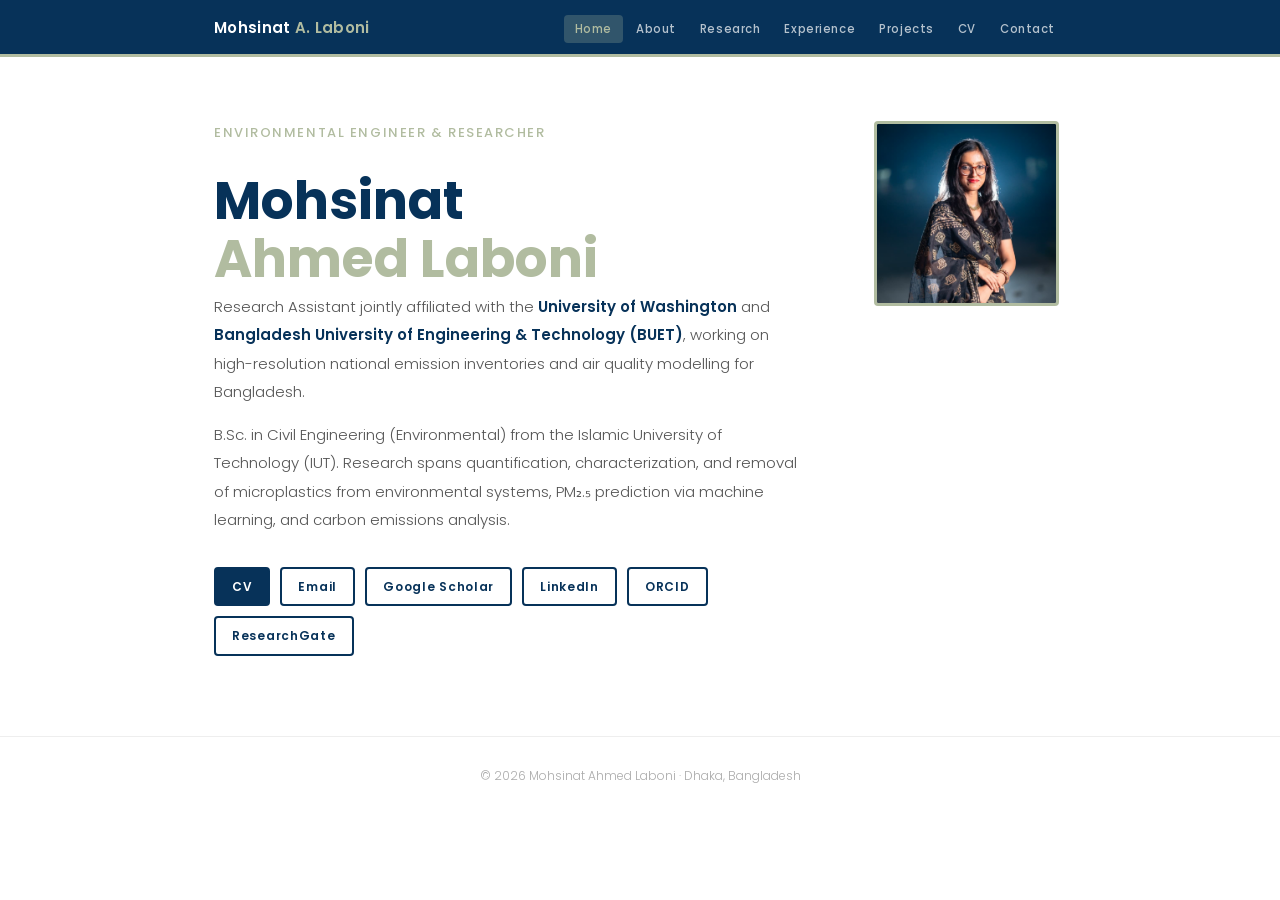
<file: index.html>
<!DOCTYPE html>
<html lang="en">
<head>
  <meta charset="UTF-8"/>
  <meta name="viewport" content="width=device-width, initial-scale=1.0"/>
  <title>Mohsinat Ahmed Laboni</title>

  <link rel="preconnect" href="https://fonts.googleapis.com"/>
  <link rel="preconnect" href="https://fonts.gstatic.com" crossorigin/>
  <link href="https://fonts.googleapis.com/css2?family=Poppins:wght@300;400;500;600;700&display=swap" rel="stylesheet"/>

  <style>
    *, *::before, *::after {
      box-sizing: border-box;
      margin: 0;
      padding: 0;
    }

    :root {
      --navy: #073259;
      --sage: #b1bca0;
      --sage-pale: #f3f5f0;
      --ink: #1a1a1a;
      --muted: #555;
      --font: 'Poppins', Arial, sans-serif;
      --max: 900px;
    }

    html {
      scroll-behavior: smooth;
    }

    body {
      font-family: var(--font);
      color: var(--ink);
      background: #fff;
      font-weight: 300;
      font-size: 15px;
      line-height: 1.8;
    }

    nav {
      background: var(--navy);
      position: sticky;
      top: 0;
      z-index: 100;
      border-bottom: 3px solid var(--sage);
    }

    .nav-inner {
      max-width: var(--max);
      margin: 0 auto;
      padding: 0 24px;
      display: flex;
      align-items: center;
      justify-content: space-between;
      height: 54px;
    }

    .nav-brand {
      color: #fff;
      text-decoration: none;
      font-weight: 600;
      font-size: 15px;
      letter-spacing: 0.02em;
    }

    .nav-brand span {
      color: var(--sage);
    }

    .nav-links {
      list-style: none;
      display: flex;
      gap: 2px;
    }

    .nav-links a {
      color: rgba(255,255,255,0.7);
      text-decoration: none;
      font-size: 11.5px;
      font-weight: 500;
      letter-spacing: 0.05em;
      padding: 6px 11px;
      border-radius: 4px;
      transition: all 0.2s;
    }

    .nav-links a:hover,
    .nav-links a.active {
      color: #fff;
      background: rgba(177,188,160,0.25);
    }

    .nav-links a.active {
      color: var(--sage);
    }

    .page {
      max-width: var(--max);
      margin: 0 auto;
      padding: 64px 24px 80px;
    }

    .home-grid {
      display: grid;
      grid-template-columns: 1fr 200px;
      gap: 56px;
      align-items: start;
    }

    .home-title {
      font-size: 13px;
      font-weight: 500;
      color: var(--sage);
      letter-spacing: 0.12em;
      text-transform: uppercase;
      margin-bottom: 28px;
    }

    .home-name {
      font-size: clamp(32px, 5.5vw, 52px);
      font-weight: 700;
      line-height: 1.1;
      margin-bottom: 6px;
    }

    .home-name .first-name {
      color: var(--navy);
      display: inline-block;
    }

    .home-name .last-name {
      color: var(--sage);
      display: inline-block;
    }

    .home-bio {
      color: var(--muted);
      font-size: 15px;
      line-height: 1.9;
    }

    .home-bio p + p {
      margin-top: 14px;
    }

    .home-bio strong {
      color: var(--navy);
      font-weight: 600;
    }

    .home-links {
      display: flex;
      flex-wrap: wrap;
      gap: 10px;
      margin-top: 32px;
    }

    .home-links a {
      color: var(--navy);
      text-decoration: none;
      font-size: 12px;
      font-weight: 600;
      letter-spacing: 0.06em;
      padding: 7px 16px;
      border: 2px solid var(--navy);
      border-radius: 4px;
      transition: all 0.2s;
    }

    .home-links a:hover {
      background: var(--navy);
      color: #fff;
    }

    .home-links a.filled {
      background: var(--navy);
      color: #fff;
    }

    .home-links a.filled:hover {
      background: transparent;
      color: var(--navy);
    }

    .photo-wrap {
      display: flex;
      flex-direction: column;
      align-items: center;
      gap: 10px;
    }

    .photo-wrap img {
      width: 185px;
      height: 185px;
      object-fit: cover;
      border-radius: 4px;
      border: 3px solid var(--sage);
      display: block;
    }

    .photo-placeholder {
      width: 185px;
      height: 230px;
      background: var(--sage-pale);
      border: 2px dashed var(--sage);
      border-radius: 4px;
      display: flex;
      flex-direction: column;
      align-items: center;
      justify-content: center;
      gap: 8px;
      color: var(--sage);
      font-size: 10px;
      font-weight: 600;
      letter-spacing: 0.1em;
      text-transform: uppercase;
    }

    .affil-row {
      display: flex;
      align-items: center;
      gap: 20px;
      margin-top: 36px;
      flex-wrap: wrap;
      opacity: 0.55;
      filter: grayscale(1);
    }

    .affil-row img {
      height: 28px;
      object-fit: contain;
    }

    footer {
      border-top: 1px solid #eee;
      text-align: center;
      font-size: 12px;
      color: #aaa;
      padding: 28px 24px;
    }

    @media (max-width: 680px) {
      .home-grid {
        grid-template-columns: 1fr;
      }

      .photo-wrap {
        align-items: flex-start;
      }

      .nav-inner {
        height: auto;
        padding-top: 14px;
        padding-bottom: 14px;
        flex-direction: column;
        align-items: flex-start;
        gap: 10px;
      }

      .nav-links {
        flex-wrap: wrap;
      }

      .nav-links a {
        font-size: 10px;
        padding: 5px 7px;
      }
    }
  </style>
</head>

<body>

  <nav>
    <div class="nav-inner">
      <a class="nav-brand" href="index.html">Mohsinat <span>A. Laboni</span></a>

      <ul class="nav-links">
        <li><a href="index.html" class="active">Home</a></li>
        <li><a href="about.html">About</a></li>
        <li><a href="research.html">Research</a></li>
        <li><a href="experience.html">Experience</a></li>
        <li><a href="projects.html">Projects</a></li>
        <li><a href="Mohsinat_CV_PrM.pdf" target="_blank" rel="noopener">CV</a></li>
        <li><a href="contact.html">Contact</a></li>
      </ul>
    </div>
  </nav>

  <div class="page">
    <div class="home-grid">
      <div>
        <p class="home-title">Environmental Engineer &amp; Researcher</p>

        <h1 class="home-name">
          <span class="first-name">Mohsinat</span><br>
          <span class="last-name">Ahmed Laboni</span>
        </h1>

        <div class="home-bio">
          <p>
            Research Assistant jointly affiliated with the
            <strong>University of Washington</strong> and
            <strong>Bangladesh University of Engineering &amp; Technology (BUET)</strong>,
            working on high-resolution national emission inventories and air quality modelling for Bangladesh.
          </p>

          <p>
            B.Sc. in Civil Engineering (Environmental) from
            the Islamic University of Technology (IUT).
            Research spans quantification, characterization, and removal of microplastics from environmental systems,
            PM₂.₅ prediction via machine learning, and carbon emissions analysis.
          </p>
        </div>

        <div class="home-links">
          <a class="filled" href="Mohsinat_CV_PrM.pdf" target="_blank" rel="noopener">CV</a>
          <a href="mailto:mohsinatahmed@iut-dhaka.edu">Email</a>
          <a href="https://scholar.google.com/citations?user=O_qegIwAAAAJ" target="_blank" rel="noopener">Google Scholar</a>
          <a href="https://www.linkedin.com/in/mohsinat-ahmed-laboni-23269a218" target="_blank" rel="noopener">LinkedIn</a>
          <a href="https://orcid.org/0009-0007-2789-8315" target="_blank" rel="noopener">ORCID</a>
          <a href="https://researchgate.net/profile/Mohsinat-Laboni" target="_blank" rel="noopener">ResearchGate</a>
        </div>
      </div>

      <div class="photo-wrap">
        <img src="github_cr_picture.jpeg" alt="Mohsinat Ahmed Laboni">
      </div>
    </div>
  </div>

  <footer>© 2026 Mohsinat Ahmed Laboni · Dhaka, Bangladesh</footer>

</body>
</html>
</file>
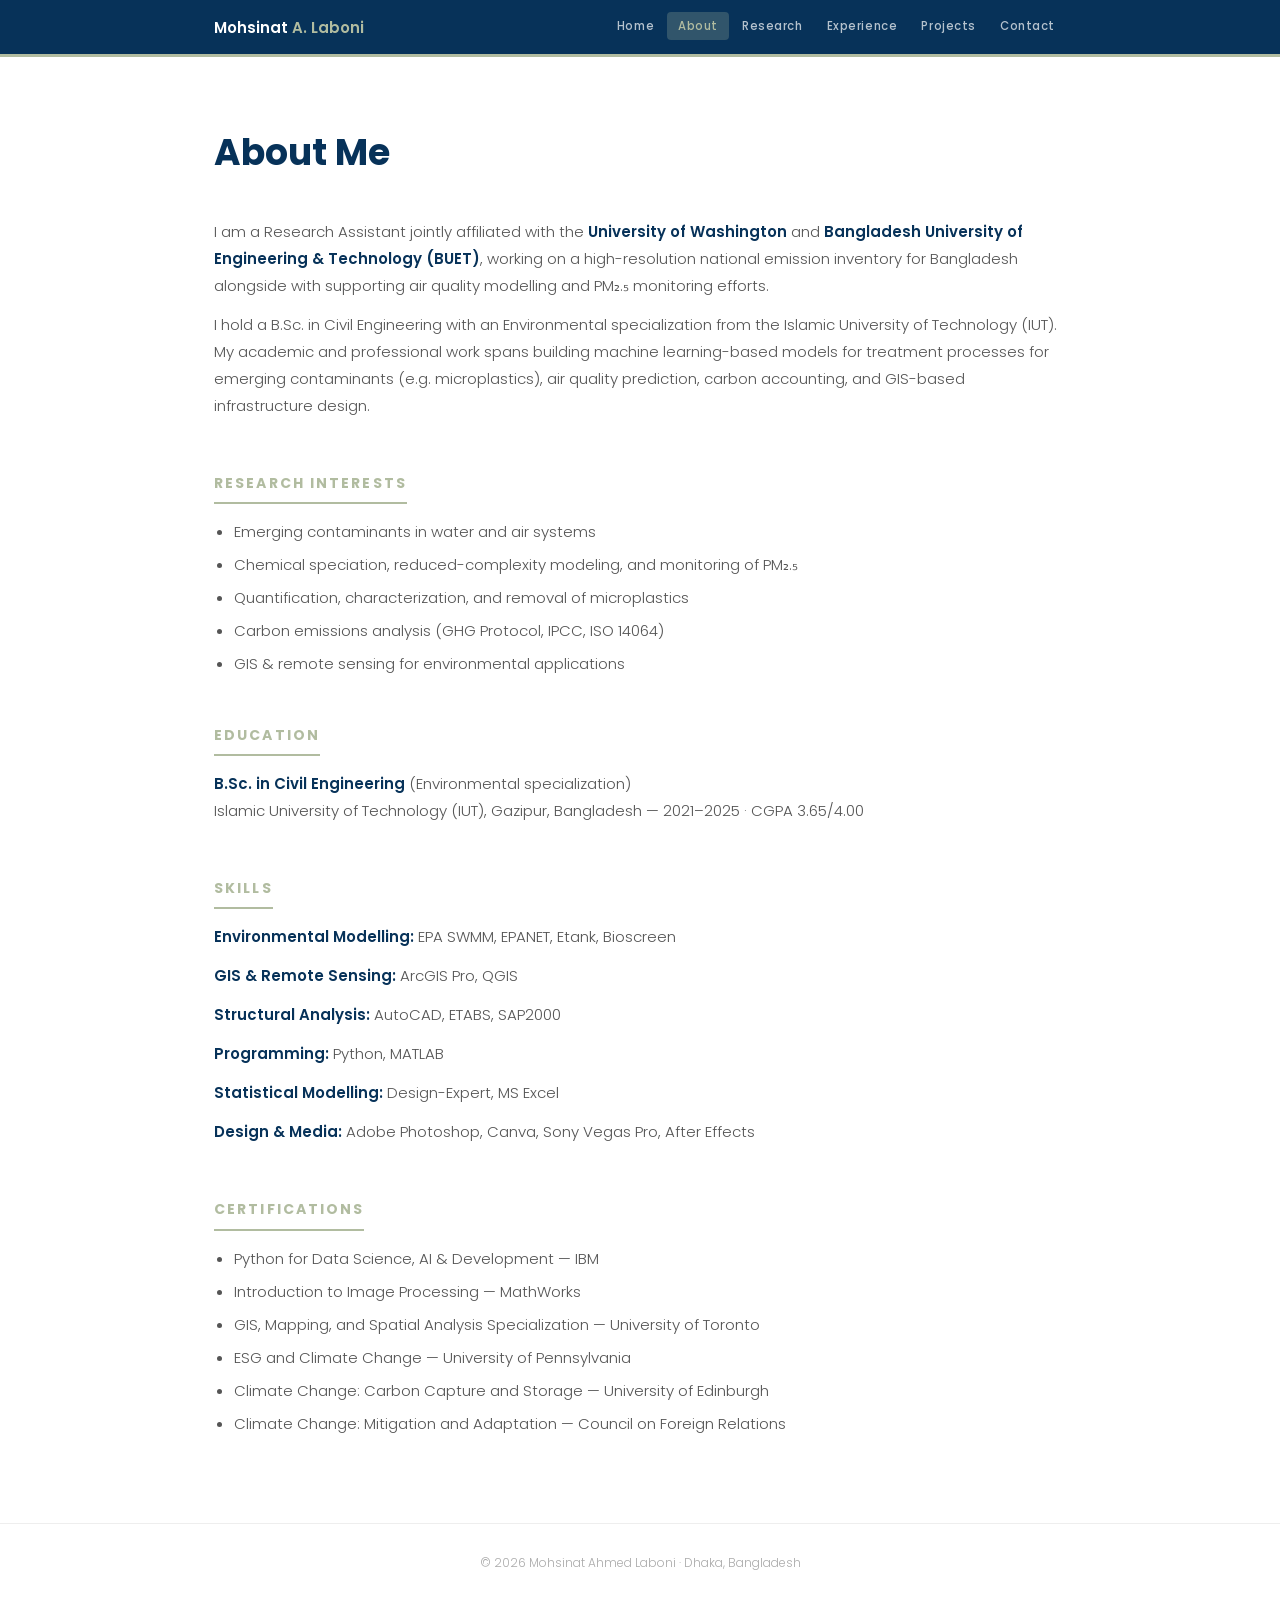
<file: about.html>
<!DOCTYPE html>
<html lang="en">
<head>
  <meta charset="UTF-8"/>
  <meta name="viewport" content="width=device-width, initial-scale=1.0"/>
  <title>About – Mohsinat Ahmed Laboni</title>
  <link rel="preconnect" href="https://fonts.googleapis.com"/>
  <link rel="preconnect" href="https://fonts.gstatic.com" crossorigin/>
  <link href="https://fonts.googleapis.com/css2?family=Poppins:wght@300;400;500;600;700&display=swap" rel="stylesheet"/>
  <style>
    *, *::before, *::after { box-sizing: border-box; margin: 0; padding: 0; }
    :root { --navy:#073259; --sage:#b1bca0; --sage-pale:#f3f5f0; --ink:#1a1a1a; --muted:#555; --font:'Poppins',Arial,sans-serif; --max:900px; }
    body { font-family:var(--font); color:var(--ink); background:#fff; font-weight:300; font-size:15px; line-height:1.8; }
    nav { background:var(--navy); position:sticky; top:0; z-index:100; border-bottom:3px solid var(--sage); }
    .nav-inner { max-width:var(--max); margin:0 auto; padding:0 24px; display:flex; align-items:center; justify-content:space-between; height:54px; }
    .nav-brand { color:#fff; text-decoration:none; font-weight:600; font-size:15px; }
    .nav-brand span { color:var(--sage); }
    .nav-links { list-style:none; display:flex; gap:2px; }
    .nav-links a { color:rgba(255,255,255,0.7); text-decoration:none; font-size:11.5px; font-weight:500; letter-spacing:0.05em; padding:6px 11px; border-radius:4px; transition:all 0.2s; }
    .nav-links a:hover, .nav-links a.active { color:#fff; background:rgba(177,188,160,0.25); }
    .nav-links a.active { color:var(--sage); }
    .page { max-width:var(--max); margin:0 auto; padding:64px 24px 80px; }
    h1 { font-size:36px; font-weight:700; color:var(--navy); margin-bottom:32px; }
    h2 { font-size:14px; font-weight:700; color:var(--sage); letter-spacing:0.15em; text-transform:uppercase; margin: 40px 0 14px; border-bottom:2px solid var(--sage); padding-bottom:6px; display:inline-block; }
    p { color:var(--muted); margin-bottom:12px; }
    strong { color:var(--navy); font-weight:600; }
    ul { padding-left:20px; color:var(--muted); }
    ul li { margin-bottom:6px; }
    footer { border-top:1px solid #eee; text-align:center; font-size:12px; color:#aaa; padding:28px 24px; }
   @media (max-width: 760px) {
  .nav-inner {
    height: auto;
    padding-top: 14px;
    padding-bottom: 14px;
    flex-direction: column;
    align-items: flex-start;
    gap: 10px;
  }

  .nav-links {
    flex-wrap: wrap;
    row-gap: 6px;
  }

  .nav-links a {
    font-size: 10px;
    padding: 5px 7px;
  }

  .page {
    padding: 42px 20px 64px;
  }

  h1 {
    font-size: 30px;
    margin-bottom: 24px;
  }

  h2 {
    font-size: 12px;
    margin: 32px 0 12px;
  }

  body {
    font-size: 14px;
    line-height: 1.75;
  }

  p {
    font-size: 14px;
  }

  ul {
    padding-left: 18px;
  }

  ul li {
    margin-bottom: 8px;
  }
}
  </style>
</head>
<body>
<nav>
  <div class="nav-inner">
    <a class="nav-brand" href="index.html">Mohsinat <span>A. Laboni</span></a>
    <ul class="nav-links">
      <li><a href="index.html">Home</a></li>
      <li><a href="about.html" class="active">About</a></li>
      <li><a href="research.html">Research</a></li>
      <li><a href="experience.html">Experience</a></li>
      <li><a href="projects.html">Projects</a></li>
      <li><a href="contact.html">Contact</a></li>
    </ul>
  </div>
</nav>
<div class="page">
  <h1>About Me</h1>

  <p>
    I am a Research Assistant jointly affiliated with the <strong>University of Washington</strong> and <strong>Bangladesh University of Engineering &amp; Technology (BUET)</strong>, working on a high-resolution national emission inventory for Bangladesh alongside with supporting air quality modelling and PM₂.₅ monitoring efforts.
  </p>
  <p>
    I hold a B.Sc. in Civil Engineering with an Environmental specialization from the Islamic University of Technology (IUT). My academic and professional work spans building machine learning-based models for treatment processes for emerging contaminants (e.g. microplastics), air quality prediction, carbon accounting, and GIS-based infrastructure design.
  </p>

  <h2>Research Interests</h2>
  <ul>
    <li>Emerging contaminants in water and air systems</li>
    <li>Chemical speciation, reduced-complexity modeling, and monitoring of PM₂.₅</li>
    <li>Quantification, characterization, and removal of microplastics</li>
    <li>Carbon emissions analysis (GHG Protocol, IPCC, ISO 14064)</li>
    <li>GIS &amp; remote sensing for environmental applications</li>
  </ul>

  <h2>Education</h2>
  <p><strong>B.Sc. in Civil Engineering</strong> (Environmental specialization)<br>Islamic University of Technology (IUT), Gazipur, Bangladesh — 2021–2025 
    · CGPA 3.65/4.00</p>

  <h2>Skills</h2>
  <p><strong>Environmental Modelling:</strong> EPA SWMM, EPANET, Etank, Bioscreen</p>
  <p><strong>GIS &amp; Remote Sensing:</strong> ArcGIS Pro, QGIS</p>
  <p><strong>Structural Analysis:</strong> AutoCAD, ETABS, SAP2000</p>
  <p><strong>Programming:</strong> Python, MATLAB</p>
  <p><strong>Statistical Modelling:</strong> Design-Expert, MS Excel</p>
  <p><strong>Design &amp; Media:</strong> Adobe Photoshop, Canva, Sony Vegas Pro, After Effects</p>

  <h2>Certifications</h2>
  <ul>
    <li>Python for Data Science, AI &amp; Development            — IBM</li>
    <li>Introduction to Image Processing                         — MathWorks</li>
    <li>GIS, Mapping, and Spatial Analysis Specialization        — University of Toronto</li>
    <li>ESG and Climate Change                                   — University of Pennsylvania</li>
    <li>Climate Change: Carbon Capture and Storage               — University of Edinburgh</li>
    <li>Climate Change: Mitigation and Adaptation                — Council on Foreign Relations</li>

  </ul>
</div>
<footer>© 2026 Mohsinat Ahmed Laboni · Dhaka, Bangladesh</footer>
</body>
</html>
</file>
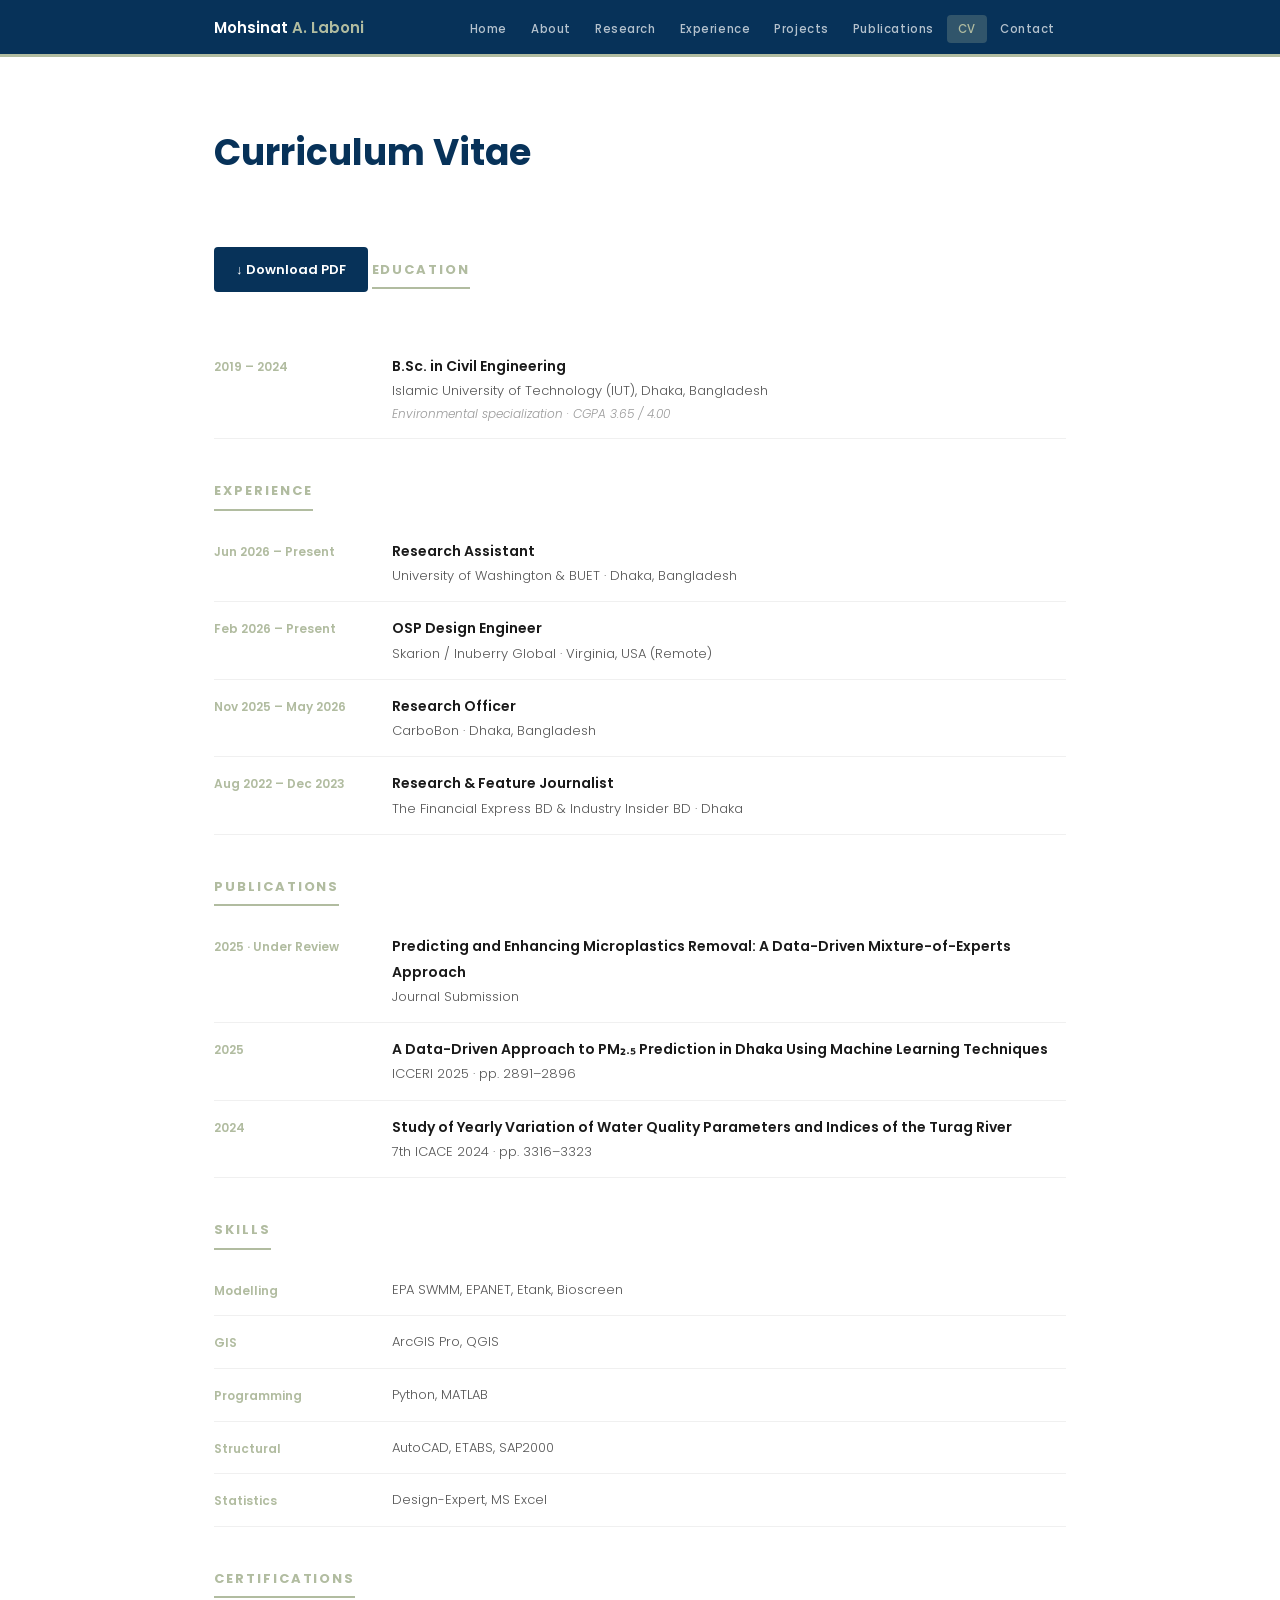
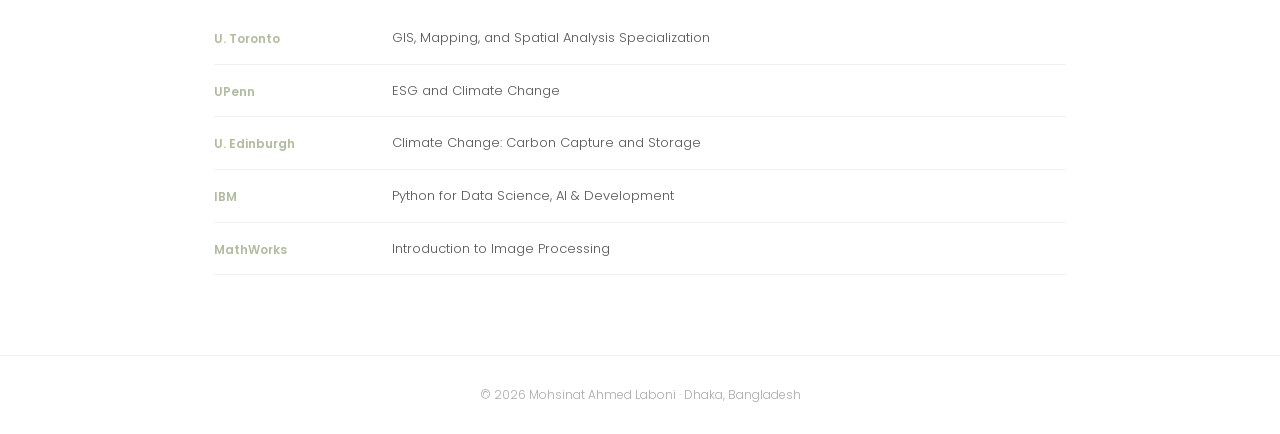
<file: cv.html>
<!DOCTYPE html>
<html lang="en">
<head>
  <meta charset="UTF-8"/>
  <meta name="viewport" content="width=device-width, initial-scale=1.0"/>
  <title>CV – Mohsinat Ahmed Laboni</title>
  <link rel="preconnect" href="https://fonts.googleapis.com"/>
  <link rel="preconnect" href="https://fonts.gstatic.com" crossorigin/>
  <link href="https://fonts.googleapis.com/css2?family=Poppins:wght@300;400;500;600;700&display=swap" rel="stylesheet"/>
  <style>
    *, *::before, *::after { box-sizing: border-box; margin: 0; padding: 0; }
    :root { --navy:#073259; --sage:#b1bca0; --sage-pale:#f3f5f0; --ink:#1a1a1a; --muted:#555; --font:'Poppins',Arial,sans-serif; --max:900px; }
    body { font-family:var(--font); color:var(--ink); background:#fff; font-weight:300; font-size:15px; line-height:1.8; }
    nav { background:var(--navy); position:sticky; top:0; z-index:100; border-bottom:3px solid var(--sage); }
    .nav-inner { max-width:var(--max); margin:0 auto; padding:0 24px; display:flex; align-items:center; justify-content:space-between; height:54px; }
    .nav-brand { color:#fff; text-decoration:none; font-weight:600; font-size:15px; }
    .nav-brand span { color:var(--sage); }
    .nav-links { list-style:none; display:flex; gap:2px; }
    .nav-links a { color:rgba(255,255,255,0.7); text-decoration:none; font-size:11.5px; font-weight:500; letter-spacing:0.05em; padding:6px 11px; border-radius:4px; transition:all 0.2s; }
    .nav-links a:hover, .nav-links a.active { color:#fff; background:rgba(177,188,160,0.25); }
    .nav-links a.active { color:var(--sage); }
    .page { max-width:var(--max); margin:0 auto; padding:64px 24px 80px; }
    h1 { font-size:36px; font-weight:700; color:var(--navy); margin-bottom:32px; }
    .cv-download {
      display:inline-flex; align-items:center; gap:8px;
      background:var(--navy); color:#fff;
      text-decoration:none; font-size:13px; font-weight:600;
      padding:11px 22px; border-radius:4px;
      margin-bottom:48px;
      transition:background 0.2s;
    }
    .cv-download:hover { background:#0a4a7a; }
    h2 { font-size:13px; font-weight:700; color:var(--sage); letter-spacing:0.15em; text-transform:uppercase; margin:40px 0 14px; border-bottom:2px solid var(--sage); padding-bottom:6px; display:inline-block; }
    .cv-row { display:grid; grid-template-columns:150px 1fr; gap:0 28px; padding:14px 0; border-bottom:1px solid #f0f0f0; }
    .cv-year { font-size:12px; font-weight:600; color:var(--sage); padding-top:2px; }
    .cv-main { font-size:14px; font-weight:600; color:var(--ink); }
    .cv-sub { font-size:13px; color:var(--muted); }
    .cv-note { font-size:12px; color:#999; font-style:italic; }
    footer { border-top:1px solid #eee; text-align:center; font-size:12px; color:#aaa; padding:28px 24px; }
    @media (max-width:680px) { .nav-links a { font-size:10px; padding:5px 7px; } .cv-row { grid-template-columns:1fr; } .cv-year { margin-bottom:2px; } }
  </style>
</head>
<body>
<nav>
  <div class="nav-inner">
    <a class="nav-brand" href="index.html">Mohsinat <span>A. Laboni</span></a>
    <ul class="nav-links">
      <li><a href="index.html">Home</a></li>
      <li><a href="about.html">About</a></li>
      <li><a href="research.html">Research</a></li>
      <li><a href="experience.html">Experience</a></li>
      <li><a href="projects.html">Projects</a></li>
      <li><a href="publications.html">Publications</a></li>
      <li><a href="cv.html" class="active">CV</a></li>
      <li><a href="contact.html">Contact</a></li>
    </ul>
  </div>
</nav>
<div class="page">
  <h1>Curriculum Vitae</h1>
  <a class="cv-download" href="Mohsinat_CV_PrM.pdf" target="_blank">↓ Download PDF</a>

  <h2>Education</h2>
  <div class="cv-row">
    <div class="cv-year">2019 – 2024</div>
    <div>
      <div class="cv-main">B.Sc. in Civil Engineering</div>
      <div class="cv-sub">Islamic University of Technology (IUT), Dhaka, Bangladesh</div>
      <div class="cv-note">Environmental specialization · CGPA 3.65 / 4.00</div>
    </div>
  </div>

  <h2>Experience</h2>
  <div class="cv-row">
    <div class="cv-year">Jun 2026 – Present</div>
    <div>
      <div class="cv-main">Research Assistant</div>
      <div class="cv-sub">University of Washington &amp; BUET · Dhaka, Bangladesh</div>
    </div>
  </div>
  <div class="cv-row">
    <div class="cv-year">Feb 2026 – Present</div>
    <div>
      <div class="cv-main">OSP Design Engineer</div>
      <div class="cv-sub">Skarion / Inuberry Global · Virginia, USA (Remote)</div>
    </div>
  </div>
  <div class="cv-row">
    <div class="cv-year">Nov 2025 – May 2026</div>
    <div>
      <div class="cv-main">Research Officer</div>
      <div class="cv-sub">CarboBon · Dhaka, Bangladesh</div>
    </div>
  </div>
  <div class="cv-row">
    <div class="cv-year">Aug 2022 – Dec 2023</div>
    <div>
      <div class="cv-main">Research &amp; Feature Journalist</div>
      <div class="cv-sub">The Financial Express BD &amp; Industry Insider BD · Dhaka</div>
    </div>
  </div>

  <h2>Publications</h2>
  <div class="cv-row">
    <div class="cv-year">2025 · Under Review</div>
    <div>
      <div class="cv-main">Predicting and Enhancing Microplastics Removal: A Data-Driven Mixture-of-Experts Approach</div>
      <div class="cv-sub">Journal Submission</div>
    </div>
  </div>
  <div class="cv-row">
    <div class="cv-year">2025</div>
    <div>
      <div class="cv-main">A Data-Driven Approach to PM₂.₅ Prediction in Dhaka Using Machine Learning Techniques</div>
      <div class="cv-sub">ICCERI 2025 · pp. 2891–2896</div>
    </div>
  </div>
  <div class="cv-row">
    <div class="cv-year">2024</div>
    <div>
      <div class="cv-main">Study of Yearly Variation of Water Quality Parameters and Indices of the Turag River</div>
      <div class="cv-sub">7th ICACE 2024 · pp. 3316–3323</div>
    </div>
  </div>

  <h2>Skills</h2>
  <div class="cv-row">
    <div class="cv-year">Modelling</div>
    <div><div class="cv-sub">EPA SWMM, EPANET, Etank, Bioscreen</div></div>
  </div>
  <div class="cv-row">
    <div class="cv-year">GIS</div>
    <div><div class="cv-sub">ArcGIS Pro, QGIS</div></div>
  </div>
  <div class="cv-row">
    <div class="cv-year">Programming</div>
    <div><div class="cv-sub">Python, MATLAB</div></div>
  </div>
  <div class="cv-row">
    <div class="cv-year">Structural</div>
    <div><div class="cv-sub">AutoCAD, ETABS, SAP2000</div></div>
  </div>
  <div class="cv-row">
    <div class="cv-year">Statistics</div>
    <div><div class="cv-sub">Design-Expert, MS Excel</div></div>
  </div>

  <h2>Certifications</h2>
  <div class="cv-row">
    <div class="cv-year">U. Toronto</div>
    <div><div class="cv-sub">GIS, Mapping, and Spatial Analysis Specialization</div></div>
  </div>
  <div class="cv-row">
    <div class="cv-year">UPenn</div>
    <div><div class="cv-sub">ESG and Climate Change</div></div>
  </div>
  <div class="cv-row">
    <div class="cv-year">U. Edinburgh</div>
    <div><div class="cv-sub">Climate Change: Carbon Capture and Storage</div></div>
  </div>
  <div class="cv-row">
    <div class="cv-year">IBM</div>
    <div><div class="cv-sub">Python for Data Science, AI &amp; Development</div></div>
  </div>
  <div class="cv-row">
    <div class="cv-year">MathWorks</div>
    <div><div class="cv-sub">Introduction to Image Processing</div></div>
  </div>
</div>
<footer>© 2026 Mohsinat Ahmed Laboni · Dhaka, Bangladesh</footer>
</body>
</html>
</file>
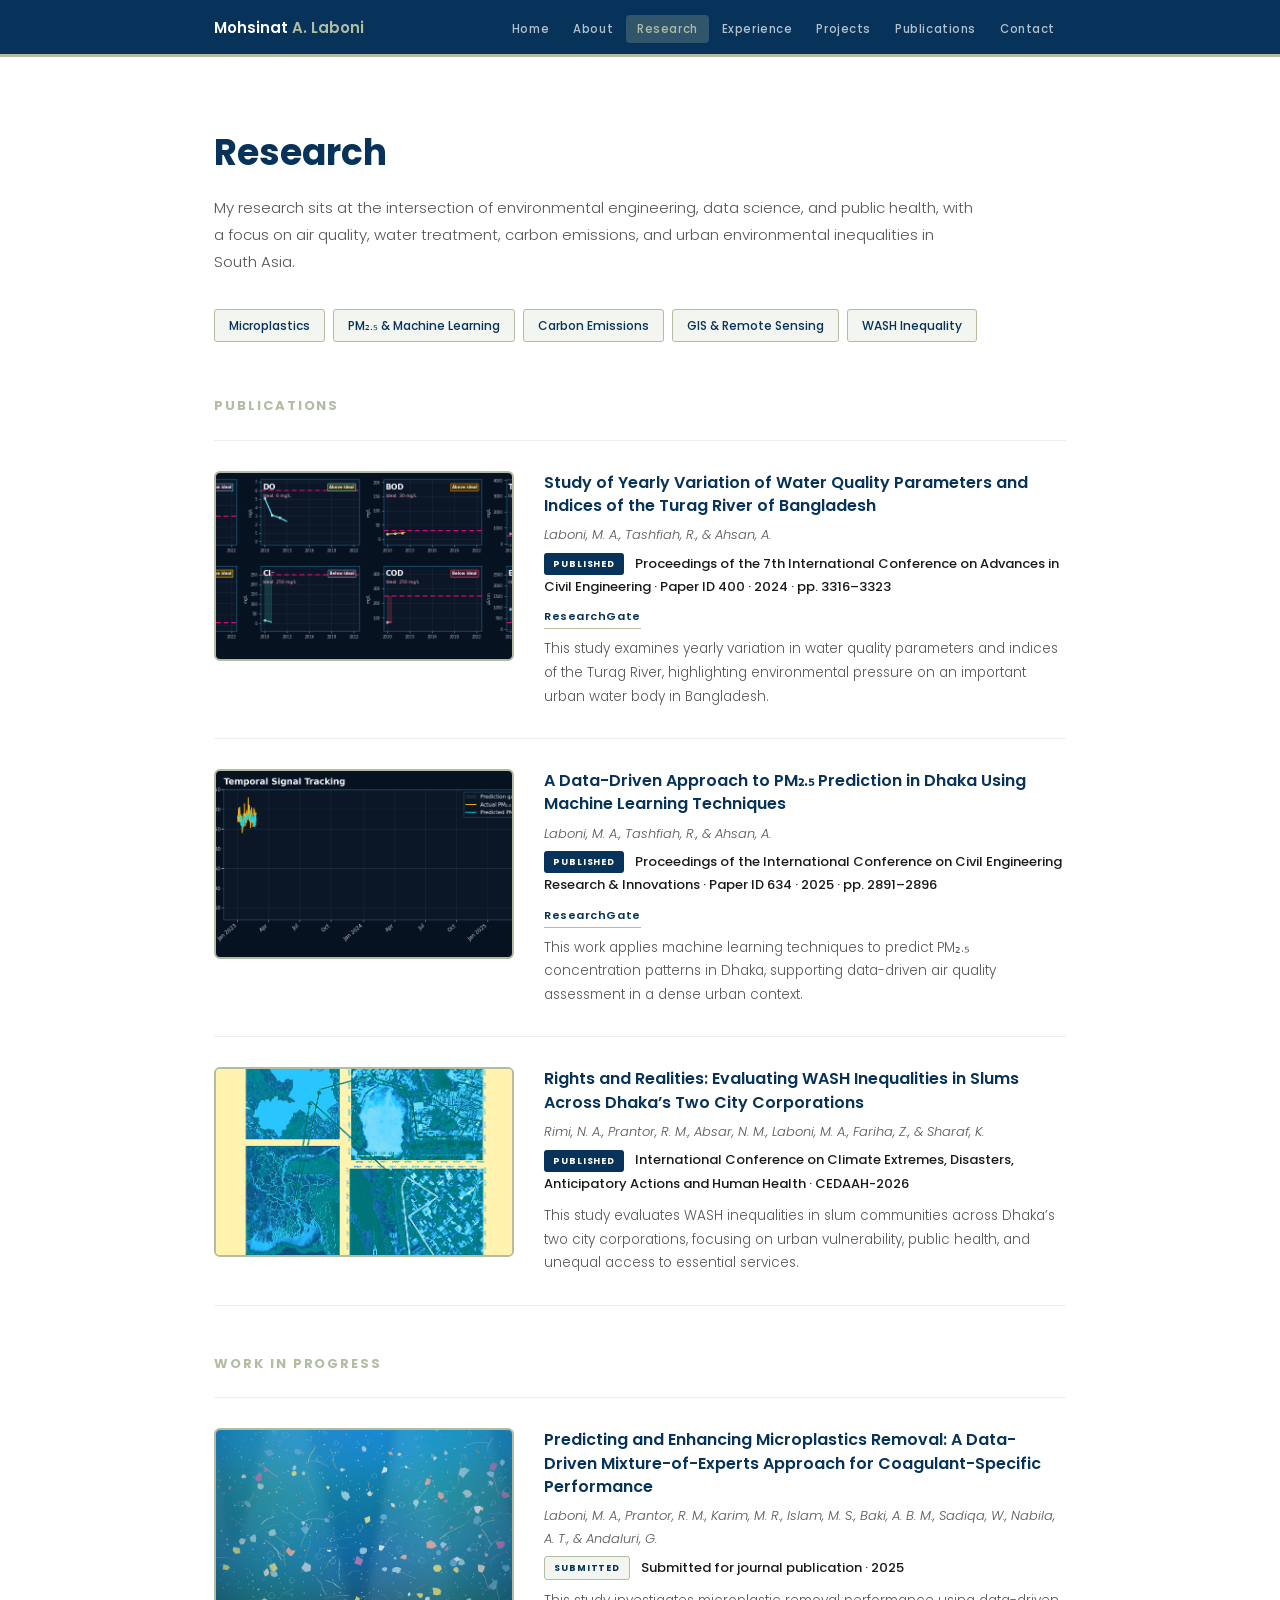
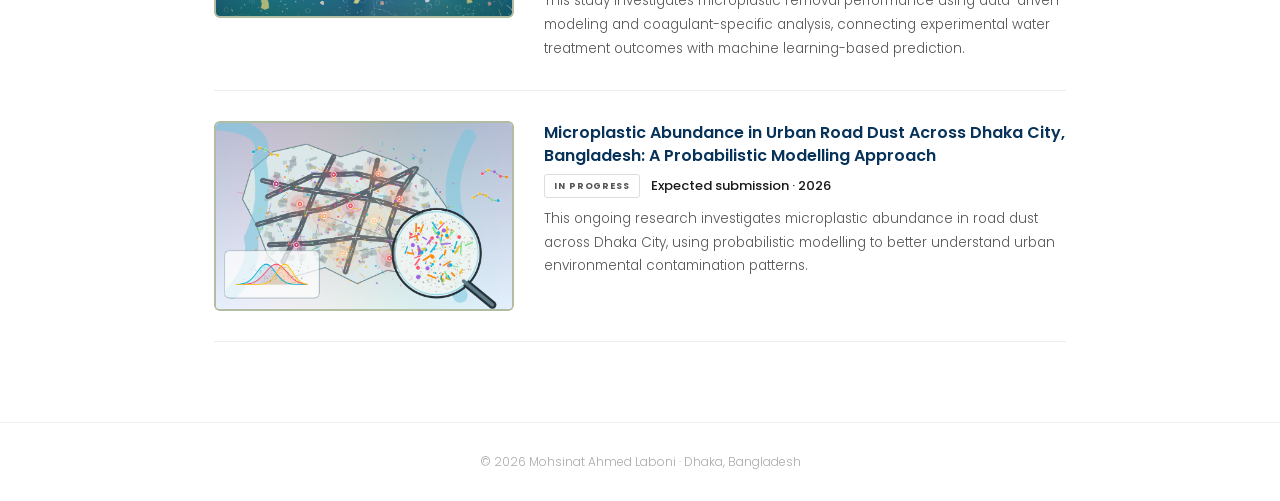
<file: research.html>
<!DOCTYPE html>
<html lang="en">
<head>
  <meta charset="UTF-8"/>
  <meta name="viewport" content="width=device-width, initial-scale=1.0"/>
  <title>Research – Mohsinat Ahmed Laboni</title>

  <link rel="preconnect" href="https://fonts.googleapis.com"/>
  <link rel="preconnect" href="https://fonts.gstatic.com" crossorigin/>
  <link href="https://fonts.googleapis.com/css2?family=Poppins:wght@300;400;500;600;700&display=swap" rel="stylesheet"/>

  <style>
    *, *::before, *::after {
      box-sizing: border-box;
      margin: 0;
      padding: 0;
    }

    :root {
      --navy: #073259;
      --sage: #b1bca0;
      --sage-pale: #f3f5f0;
      --ink: #1a1a1a;
      --muted: #555;
      --font: 'Poppins', Arial, sans-serif;
      --max: 900px;
    }

    html {
      scroll-behavior: smooth;
    }

    body {
      font-family: var(--font);
      color: var(--ink);
      background: #fff;
      font-weight: 300;
      font-size: 15px;
      line-height: 1.8;
    }

    nav {
      background: var(--navy);
      position: sticky;
      top: 0;
      z-index: 100;
      border-bottom: 3px solid var(--sage);
    }

    .nav-inner {
      max-width: var(--max);
      margin: 0 auto;
      padding: 0 24px;
      display: flex;
      align-items: center;
      justify-content: space-between;
      height: 54px;
    }

    .nav-brand {
      color: #fff;
      text-decoration: none;
      font-weight: 600;
      font-size: 15px;
    }

    .nav-brand span {
      color: var(--sage);
    }

    .nav-links {
      list-style: none;
      display: flex;
      gap: 2px;
    }

    .nav-links a {
      color: rgba(255,255,255,0.7);
      text-decoration: none;
      font-size: 11.5px;
      font-weight: 500;
      letter-spacing: 0.05em;
      padding: 6px 11px;
      border-radius: 4px;
      transition: all 0.2s;
    }

    .nav-links a:hover,
    .nav-links a.active {
      color: #fff;
      background: rgba(177,188,160,0.25);
    }

    .nav-links a.active {
      color: var(--sage);
    }

    .page {
      max-width: var(--max);
      margin: 0 auto;
      padding: 64px 24px 80px;
    }

    h1 {
      font-size: 36px;
      font-weight: 700;
      color: var(--navy);
      margin-bottom: 8px;
    }

    .intro {
      color: var(--muted);
      margin-bottom: 34px;
      font-size: 15px;
      max-width: 760px;
    }

    .interest-tags {
      display: flex;
      flex-wrap: wrap;
      gap: 8px;
      margin-bottom: 52px;
    }

    .tag {
      padding: 5px 14px;
      background: var(--sage-pale);
      color: var(--navy);
      border: 1.5px solid var(--sage);
      border-radius: 3px;
      font-size: 12px;
      font-weight: 500;
    }

    h2 {
      font-size: 13px;
      font-weight: 700;
      color: var(--sage);
      letter-spacing: 0.15em;
      text-transform: uppercase;
      margin: 46px 0 22px;
    }

    .research-list {
      display: flex;
      flex-direction: column;
      gap: 30px;
    }

    .research-item {
      display: grid;
      grid-template-columns: 300px 1fr;
      gap: 30px;
      align-items: start;
      border-top: 1px solid #eee;
      padding-top: 30px;
    }

    .research-item:last-child {
      border-bottom: 1px solid #eee;
      padding-bottom: 30px;
    }

    .research-thumb {
      width: 300px;
      height: 190px;
      border-radius: 6px;
      overflow: hidden;
      border: 2px solid var(--sage);
      background: var(--sage-pale);
      flex-shrink: 0;
      position: relative;
    }

    .research-thumb img,
    .research-thumb video {
      width: 100%;
      height: 100%;
      object-fit: cover;
      display: block;
    }

    .research-thumb.image-missing::before {
      content: attr(data-label);
      position: absolute;
      inset: 0;
      display: flex;
      align-items: center;
      justify-content: center;
      text-align: center;
      color: var(--sage);
      font-size: 10px;
      font-weight: 700;
      letter-spacing: 0.12em;
      text-transform: uppercase;
      padding: 16px;
      border: 2px dashed var(--sage);
    }

    .placeholder {
      display: flex;
      align-items: center;
      justify-content: center;
      text-align: center;
      border: 2px dashed var(--sage);
      color: var(--sage);
      font-size: 10px;
      font-weight: 700;
      letter-spacing: 0.12em;
      text-transform: uppercase;
      padding: 16px;
    }

    .paper-title {
      font-size: 16px;
      font-weight: 600;
      color: var(--navy);
      line-height: 1.45;
      margin-bottom: 6px;
    }

    .paper-authors {
      font-size: 13px;
      color: var(--muted);
      margin-bottom: 5px;
      font-style: italic;
    }

    .paper-venue {
      font-size: 13px;
      color: var(--ink);
      font-weight: 500;
      margin-bottom: 9px;
    }

    .paper-desc {
      font-size: 13.5px;
      color: var(--muted);
      line-height: 1.75;
      margin-top: 8px;
    }

    .badge {
      display: inline-block;
      font-size: 9px;
      font-weight: 700;
      letter-spacing: 0.1em;
      text-transform: uppercase;
      padding: 3px 9px;
      border-radius: 3px;
      margin-right: 8px;
      vertical-align: middle;
    }

    .badge-pub {
      background: var(--navy);
      color: #fff;
    }

    .badge-review {
      background: var(--sage-pale);
      color: var(--navy);
      border: 1px solid var(--sage);
    }

    .badge-wip {
      background: #fff;
      color: var(--muted);
      border: 1px solid #ddd;
    }

    .paper-links {
      display: flex;
      gap: 10px;
      flex-wrap: wrap;
      margin-top: 8px;
    }

    .paper-links a {
      font-size: 11px;
      font-weight: 600;
      color: var(--navy);
      text-decoration: none;
      letter-spacing: 0.05em;
      border-bottom: 1.5px solid var(--sage);
      padding-bottom: 1px;
      transition: color 0.2s;
    }

    .paper-links a:hover {
      color: var(--sage);
    }

    footer {
      border-top: 1px solid #eee;
      text-align: center;
      font-size: 12px;
      color: #aaa;
      padding: 28px 24px;
    }

    @media (max-width: 760px) {
      .nav-inner {
        height: auto;
        padding-top: 14px;
        padding-bottom: 14px;
        flex-direction: column;
        align-items: flex-start;
        gap: 10px;
      }

      .nav-links {
        flex-wrap: wrap;
      }

      .nav-links a {
        font-size: 10px;
        padding: 5px 7px;
      }

      .research-item {
        grid-template-columns: 1fr;
        gap: 14px;
      }

      .research-thumb {
        width: 100%;
        height: 240px;
      }
    }
  </style>
</head>

<body>

<nav>
  <div class="nav-inner">
    <a class="nav-brand" href="index.html">Mohsinat <span>A. Laboni</span></a>

    <ul class="nav-links">
      <li><a href="index.html">Home</a></li>
      <li><a href="about.html">About</a></li>
      <li><a href="research.html" class="active">Research</a></li>
      <li><a href="experience.html">Experience</a></li>
      <li><a href="projects.html">Projects</a></li>
      <li><a href="publications.html">Publications</a></li>
      <li><a href="contact.html">Contact</a></li>
    </ul>
  </div>
</nav>

<div class="page">

  <h1>Research</h1>

  <p class="intro">
    My research sits at the intersection of environmental engineering, data science, and public health,
    with a focus on air quality, water treatment, carbon emissions, and urban environmental inequalities
    in South Asia.
  </p>

  <div class="interest-tags">
    <span class="tag">Microplastics</span>
    <span class="tag">PM₂.₅ &amp; Machine Learning</span>
    <span class="tag">Carbon Emissions</span>
    <span class="tag">GIS &amp; Remote Sensing</span>
    <span class="tag">WASH Inequality</span>
  </div>

  <h2>Publications</h2>

  <div class="research-list">

    <div class="research-item">
      <div class="research-thumb" data-label="Water Quality Image">
        <img src="wqigif.gif" alt="Turag River water quality research"
             onerror="this.style.display='none'; this.parentElement.classList.add('image-missing');">
      </div>

      <div>
        <div class="paper-title">
          Study of Yearly Variation of Water Quality Parameters and Indices of the Turag River of Bangladesh
        </div>

        <div class="paper-authors">
          Laboni, M. A., Tashfiah, R., &amp; Ahsan, A.
        </div>

        <div class="paper-venue">
          <span class="badge badge-pub">Published</span>
          Proceedings of the 7th International Conference on Advances in Civil Engineering · Paper ID 400 · 2024 · pp. 3316–3323
        </div>

        <div class="paper-links">
          <a href="https://www.researchgate.net/publication/397638564_Study_of_yearly_variation_of_water_quality_parameters_and_indices_of_the_Turag_river_of_Bangladesh" target="_blank" rel="noopener">ResearchGate</a>
        </div>

        <p class="paper-desc">
          This study examines yearly variation in water quality parameters and indices of the Turag River,
          highlighting environmental pressure on an important urban water body in Bangladesh.
        </p>
      </div>
    </div>

    <div class="research-item">
      <div class="research-thumb" data-label="PM₂.₅ Prediction Image">
        <img src="pm2.5gif.gif" alt="PM2.5 prediction in Dhaka using machine learning"
             onerror="this.style.display='none'; this.parentElement.classList.add('image-missing');">
      </div>

      <div>
        <div class="paper-title">
          A Data-Driven Approach to PM₂.₅ Prediction in Dhaka Using Machine Learning Techniques
        </div>

        <div class="paper-authors">
          Laboni, M. A., Tashfiah, R., &amp; Ahsan, A.
        </div>

        <div class="paper-venue">
          <span class="badge badge-pub">Published</span>
          Proceedings of the International Conference on Civil Engineering Research &amp; Innovations · Paper ID 634 · 2025 · pp. 2891–2896
        </div>

        <div class="paper-links">
          <a href="https://www.researchgate.net/publication/399962032_A_Data-Driven_Approach_to_PM25_Prediction_in_Dhaka_using_Machine_Learning_Techniques" target="_blank" rel="noopener">ResearchGate</a>
        </div>

        <p class="paper-desc">
          This work applies machine learning techniques to predict PM₂.₅ concentration patterns in Dhaka,
          supporting data-driven air quality assessment in a dense urban context.
        </p>
      </div>
    </div>

    <div class="research-item">
      <div class="research-thumb" data-label="WASH Inequality Image">
        <img src="prantor.png" alt="WASH inequality research in Dhaka slums"
             onerror="this.style.display='none'; this.parentElement.classList.add('image-missing');">
      </div>

      <div>
        <div class="paper-title">
          Rights and Realities: Evaluating WASH Inequalities in Slums Across Dhaka’s Two City Corporations
        </div>

        <div class="paper-authors">
          Rimi, N. A., Prantor, R. M., Absar, N. M., Laboni, M. A., Fariha, Z., &amp; Sharaf, K.
        </div>

        <div class="paper-venue">
          <span class="badge badge-pub">Published</span>
          International Conference on Climate Extremes, Disasters, Anticipatory Actions and Human Health · CEDAAH-2026
        </div>

        <p class="paper-desc">
          This study evaluates WASH inequalities in slum communities across Dhaka’s two city corporations,
          focusing on urban vulnerability, public health, and unequal access to essential services.
        </p>
      </div>
    </div>

  </div>

  <h2>Work in Progress</h2>

  <div class="research-list">

    <div class="research-item">
      <div class="research-thumb" data-label="Microplastic Treatment Image">
        <img src="mpjournal.png" alt="Microplastic treatment research"
             onerror="this.style.display='none'; this.parentElement.classList.add('image-missing');">
      </div>

      <div>
        <div class="paper-title">
          Predicting and Enhancing Microplastics Removal: A Data-Driven Mixture-of-Experts Approach for Coagulant-Specific Performance
        </div>

        <div class="paper-authors">
          Laboni, M. A., Prantor, R. M., Karim, M. R., Islam, M. S., Baki, A. B. M., Sadiqa, W., Nabila, A. T., &amp; Andaluri, G.
        </div>

        <div class="paper-venue">
          <span class="badge badge-review">Submitted</span>
          Submitted for journal publication · 2025
        </div>

        <p class="paper-desc">
          This study investigates microplastic removal performance using data-driven modeling and
          coagulant-specific analysis, connecting experimental water treatment outcomes with machine
          learning-based prediction.
        </p>
      </div>
    </div>

    <div class="research-item">
      <div class="research-thumb" data-label="Road Dust Microplastic Image">
        <img src="mproad.png" alt="Urban road dust microplastic research in Dhaka"
             onerror="this.style.display='none'; this.parentElement.classList.add('image-missing');">
      </div>

      <div>
        <div class="paper-title">
          Microplastic Abundance in Urban Road Dust Across Dhaka City, Bangladesh: A Probabilistic Modelling Approach
        </div>

        <div class="paper-venue">
          <span class="badge badge-wip">In Progress</span>
          Expected submission · 2026
        </div>

        <p class="paper-desc">
          This ongoing research investigates microplastic abundance in road dust across Dhaka City,
          using probabilistic modelling to better understand urban environmental contamination patterns.
        </p>
      </div>
    </div>

  </div>

</div>

<footer>© 2026 Mohsinat Ahmed Laboni · Dhaka, Bangladesh</footer>

</body>
</html>
</file>
